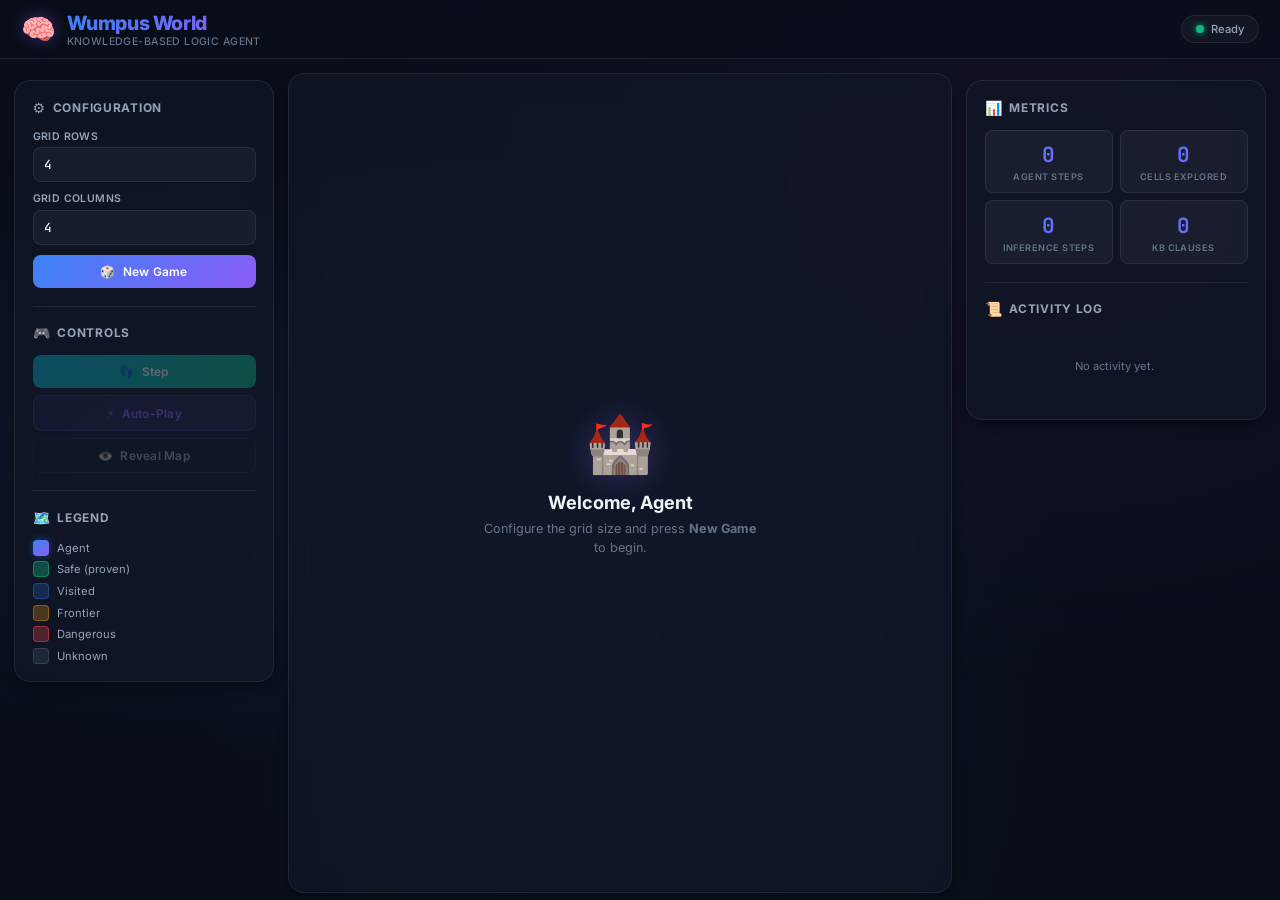
<file: templates/index.html>
<!DOCTYPE html>
<html lang="en">
<head>
    <meta charset="UTF-8">
    <meta name="viewport" content="width=device-width, initial-scale=1.0">
    <meta name="description" content="Dynamic Wumpus World Logic Agent — a Knowledge-Based AI agent using Propositional Logic and Resolution Refutation to navigate hazardous grids.">
    <title>Wumpus World — AI Logic Agent</title>
    <link rel="preconnect" href="https://fonts.googleapis.com">
    <link href="https://fonts.googleapis.com/css2?family=Inter:wght@300;400;500;600;700;800;900&family=JetBrains+Mono:wght@400;500;600&display=swap" rel="stylesheet">
    <link rel="stylesheet" href="/static/css/style.css">
</head>
<body>
    <!-- ========== HEADER ========== -->
    <header id="app-header">
        <div class="header-content">
            <div class="logo">
                <span class="logo-icon">🧠</span>
                <div>
                    <h1>Wumpus World</h1>
                    <p class="subtitle">Knowledge-Based Logic Agent</p>
                </div>
            </div>
            <div class="header-badge">
                <span class="badge-dot"></span>
                <span id="status-text">Ready</span>
            </div>
        </div>
    </header>

    <!-- ========== MAIN LAYOUT ========== -->
    <main id="app-main">
        <!-- LEFT PANEL — Controls -->
        <aside id="panel-controls" class="glass-panel">
            <h2 class="panel-title">
                <span class="panel-icon">⚙️</span> Configuration
            </h2>

            <div class="control-group">
                <label for="input-rows">Grid Rows</label>
                <input type="number" id="input-rows" value="4" min="3" max="10">
            </div>
            <div class="control-group">
                <label for="input-cols">Grid Columns</label>
                <input type="number" id="input-cols" value="4" min="3" max="10">
            </div>

            <button id="btn-new-game" class="btn btn-primary">
                <span>🎲</span> New Game
            </button>

            <hr class="divider">

            <h2 class="panel-title">
                <span class="panel-icon">🎮</span> Controls
            </h2>

            <button id="btn-step" class="btn btn-accent" disabled>
                <span>👣</span> Step
            </button>
            <button id="btn-auto" class="btn btn-secondary" disabled>
                <span>⚡</span> Auto-Play
            </button>
            <button id="btn-reveal" class="btn btn-outline" disabled>
                <span>👁️</span> Reveal Map
            </button>

            <hr class="divider">

            <!-- LEGEND -->
            <h2 class="panel-title">
                <span class="panel-icon">🗺️</span> Legend
            </h2>
            <div class="legend">
                <div class="legend-item"><span class="legend-color legend-agent"></span> Agent</div>
                <div class="legend-item"><span class="legend-color legend-safe"></span> Safe (proven)</div>
                <div class="legend-item"><span class="legend-color legend-visited"></span> Visited</div>
                <div class="legend-item"><span class="legend-color legend-frontier"></span> Frontier</div>
                <div class="legend-item"><span class="legend-color legend-danger"></span> Dangerous</div>
                <div class="legend-item"><span class="legend-color legend-unknown"></span> Unknown</div>
            </div>
        </aside>

        <!-- CENTER — Grid -->
        <section id="panel-grid" class="glass-panel">
            <div id="grid-placeholder">
                <div class="placeholder-content">
                    <span class="placeholder-icon">🏰</span>
                    <h3>Welcome, Agent</h3>
                    <p>Configure the grid size and press <strong>New Game</strong> to begin.</p>
                </div>
            </div>
            <div id="grid-container" style="display:none;"></div>
            <!-- Current percepts bar -->
            <div id="percepts-bar" style="display:none;">
                <span class="percepts-label">Current Percepts:</span>
                <div id="percepts-list"></div>
            </div>
        </section>

        <!-- RIGHT PANEL — Metrics & Log -->
        <aside id="panel-metrics" class="glass-panel">
            <h2 class="panel-title">
                <span class="panel-icon">📊</span> Metrics
            </h2>

            <div class="metrics-grid">
                <div class="metric-card" id="metric-steps">
                    <div class="metric-value" id="val-steps">0</div>
                    <div class="metric-label">Agent Steps</div>
                </div>
                <div class="metric-card" id="metric-explored">
                    <div class="metric-value" id="val-explored">0</div>
                    <div class="metric-label">Cells Explored</div>
                </div>
                <div class="metric-card" id="metric-inferences">
                    <div class="metric-value" id="val-inferences">0</div>
                    <div class="metric-label">Inference Steps</div>
                </div>
                <div class="metric-card" id="metric-kb">
                    <div class="metric-value" id="val-kb">0</div>
                    <div class="metric-label">KB Clauses</div>
                </div>
            </div>

            <hr class="divider">

            <h2 class="panel-title">
                <span class="panel-icon">📜</span> Activity Log
            </h2>
            <div id="log-container">
                <div class="log-empty">No activity yet.</div>
            </div>
        </aside>
    </main>

    <!-- ========== GAME OVER MODAL ========== -->
    <div id="modal-overlay" class="modal-overlay" style="display:none;">
        <div class="modal glass-panel">
            <div id="modal-icon" class="modal-icon">🏆</div>
            <h2 id="modal-title">Game Over</h2>
            <p id="modal-message">The agent has completed its exploration.</p>
            <div class="modal-stats" id="modal-stats"></div>
            <button id="btn-modal-close" class="btn btn-primary">Play Again</button>
        </div>
    </div>

    <script src="/static/js/app.js"></script>
</body>
</html>
</file>
<file: static/css/style.css>
/* ============================================================
   Wumpus World — Premium Dark-Mode UI
   ============================================================ */

/* ---------- CSS Variables ---------- */
:root {
    --bg-primary:    #0a0e1a;
    --bg-secondary:  #111827;
    --bg-card:       rgba(17, 24, 39, 0.65);
    --bg-glass:      rgba(255, 255, 255, 0.04);
    --border-glass:  rgba(255, 255, 255, 0.08);

    --text-primary:   #f1f5f9;
    --text-secondary: #94a3b8;
    --text-muted:     #64748b;

    --accent-blue:    #3b82f6;
    --accent-cyan:    #06b6d4;
    --accent-purple:  #8b5cf6;
    --accent-green:   #10b981;
    --accent-amber:   #f59e0b;
    --accent-red:     #ef4444;
    --accent-pink:    #ec4899;

    --gradient-primary: linear-gradient(135deg, #3b82f6, #8b5cf6);
    --gradient-accent:  linear-gradient(135deg, #06b6d4, #10b981);
    --gradient-danger:  linear-gradient(135deg, #ef4444, #ec4899);
    --gradient-bg:      radial-gradient(ellipse at 20% 50%, rgba(59,130,246,0.08) 0%, transparent 50%),
                        radial-gradient(ellipse at 80% 20%, rgba(139,92,246,0.06) 0%, transparent 50%),
                        radial-gradient(ellipse at 50% 80%, rgba(6,182,212,0.05) 0%, transparent 50%);

    --shadow-sm:   0 1px 2px rgba(0,0,0,0.3);
    --shadow-md:   0 4px 12px rgba(0,0,0,0.4);
    --shadow-lg:   0 8px 32px rgba(0,0,0,0.5);
    --shadow-glow: 0 0 20px rgba(59,130,246,0.15);

    --radius-sm: 8px;
    --radius-md: 12px;
    --radius-lg: 16px;
    --radius-xl: 20px;

    --font-sans: 'Inter', system-ui, -apple-system, sans-serif;
    --font-mono: 'JetBrains Mono', 'Fira Code', monospace;

    --transition: 0.25s cubic-bezier(0.4, 0, 0.2, 1);
}

/* ---------- Reset & Base ---------- */
*, *::before, *::after { box-sizing: border-box; margin: 0; padding: 0; }

html {
    font-size: 14px;
    scroll-behavior: smooth;
}

body {
    font-family: var(--font-sans);
    background: var(--bg-primary);
    color: var(--text-primary);
    min-height: 100vh;
    overflow-x: hidden;
}

body::before {
    content: '';
    position: fixed;
    inset: 0;
    background: var(--gradient-bg);
    pointer-events: none;
    z-index: 0;
}

/* ---------- Glassmorphism Panel ---------- */
.glass-panel {
    background: var(--bg-card);
    backdrop-filter: blur(16px);
    -webkit-backdrop-filter: blur(16px);
    border: 1px solid var(--border-glass);
    border-radius: var(--radius-lg);
    box-shadow: var(--shadow-md);
    position: relative;
    z-index: 1;
}

/* ---------- HEADER ---------- */
#app-header {
    position: sticky;
    top: 0;
    z-index: 100;
    background: rgba(10, 14, 26, 0.85);
    backdrop-filter: blur(12px);
    border-bottom: 1px solid var(--border-glass);
    padding: 0.75rem 1.5rem;
}

.header-content {
    max-width: 1600px;
    margin: 0 auto;
    display: flex;
    align-items: center;
    justify-content: space-between;
}

.logo {
    display: flex;
    align-items: center;
    gap: 0.75rem;
}

.logo-icon {
    font-size: 2rem;
    filter: drop-shadow(0 0 8px rgba(139,92,246,0.4));
}

.logo h1 {
    font-size: 1.4rem;
    font-weight: 800;
    background: var(--gradient-primary);
    -webkit-background-clip: text;
    -webkit-text-fill-color: transparent;
    background-clip: text;
    letter-spacing: -0.02em;
}

.subtitle {
    font-size: 0.75rem;
    color: var(--text-muted);
    font-weight: 500;
    letter-spacing: 0.04em;
    text-transform: uppercase;
}

.header-badge {
    display: flex;
    align-items: center;
    gap: 0.5rem;
    background: var(--bg-glass);
    border: 1px solid var(--border-glass);
    border-radius: 999px;
    padding: 0.4rem 1rem;
    font-size: 0.8rem;
    font-weight: 500;
    color: var(--text-secondary);
}

.badge-dot {
    width: 8px;
    height: 8px;
    border-radius: 50%;
    background: var(--accent-green);
    box-shadow: 0 0 6px var(--accent-green);
    animation: pulse-dot 2s ease-in-out infinite;
}

@keyframes pulse-dot {
    0%, 100% { opacity: 1; transform: scale(1); }
    50%      { opacity: 0.5; transform: scale(0.8); }
}

/* ---------- MAIN LAYOUT ---------- */
#app-main {
    max-width: 1600px;
    margin: 1rem auto;
    padding: 0 1rem;
    display: grid;
    grid-template-columns: 260px 1fr 300px;
    gap: 1rem;
    min-height: calc(100vh - 80px);
    position: relative;
    z-index: 1;
}

/* ---------- PANELS ---------- */
.panel-title {
    font-size: 0.85rem;
    font-weight: 700;
    text-transform: uppercase;
    letter-spacing: 0.06em;
    color: var(--text-secondary);
    margin-bottom: 1rem;
    display: flex;
    align-items: center;
    gap: 0.5rem;
}

.panel-icon { font-size: 1rem; }

.divider {
    border: none;
    border-top: 1px solid var(--border-glass);
    margin: 1.25rem 0;
}

/* ---------- LEFT PANEL (Controls) ---------- */
#panel-controls {
    padding: 1.25rem;
    height: fit-content;
    position: sticky;
    top: 80px;
}

.control-group {
    margin-bottom: 0.75rem;
}

.control-group label {
    display: block;
    font-size: 0.75rem;
    font-weight: 600;
    color: var(--text-secondary);
    margin-bottom: 0.35rem;
    text-transform: uppercase;
    letter-spacing: 0.04em;
}

.control-group input[type="number"] {
    width: 100%;
    padding: 0.55rem 0.75rem;
    background: var(--bg-glass);
    border: 1px solid var(--border-glass);
    border-radius: var(--radius-sm);
    color: var(--text-primary);
    font-family: var(--font-mono);
    font-size: 0.9rem;
    font-weight: 500;
    outline: none;
    transition: var(--transition);
}

.control-group input:focus {
    border-color: var(--accent-blue);
    box-shadow: 0 0 0 3px rgba(59,130,246,0.15);
}

/* ---------- BUTTONS ---------- */
.btn {
    width: 100%;
    display: flex;
    align-items: center;
    justify-content: center;
    gap: 0.5rem;
    padding: 0.65rem 1rem;
    border: none;
    border-radius: var(--radius-sm);
    font-family: var(--font-sans);
    font-size: 0.85rem;
    font-weight: 600;
    cursor: pointer;
    transition: var(--transition);
    margin-bottom: 0.5rem;
    letter-spacing: 0.02em;
}

.btn:disabled {
    opacity: 0.35;
    cursor: not-allowed;
    transform: none !important;
}

.btn:not(:disabled):hover {
    transform: translateY(-1px);
    box-shadow: var(--shadow-lg);
}

.btn:not(:disabled):active {
    transform: translateY(0);
}

.btn-primary {
    background: var(--gradient-primary);
    color: #fff;
}

.btn-accent {
    background: var(--gradient-accent);
    color: #fff;
}

.btn-secondary {
    background: rgba(139, 92, 246, 0.15);
    color: var(--accent-purple);
    border: 1px solid rgba(139, 92, 246, 0.25);
}

.btn-outline {
    background: transparent;
    color: var(--text-secondary);
    border: 1px solid var(--border-glass);
}

.btn-outline:not(:disabled):hover {
    background: var(--bg-glass);
    border-color: var(--text-muted);
}

/* ---------- LEGEND ---------- */
.legend {
    display: flex;
    flex-direction: column;
    gap: 0.4rem;
}

.legend-item {
    display: flex;
    align-items: center;
    gap: 0.6rem;
    font-size: 0.8rem;
    color: var(--text-secondary);
}

.legend-color {
    width: 16px;
    height: 16px;
    border-radius: 4px;
    flex-shrink: 0;
}

.legend-agent    { background: var(--gradient-primary); box-shadow: 0 0 8px rgba(59,130,246,0.4); }
.legend-safe     { background: rgba(16, 185, 129, 0.35); border: 1px solid rgba(16, 185, 129, 0.5); }
.legend-visited  { background: rgba(59, 130, 246, 0.2); border: 1px solid rgba(59, 130, 246, 0.3); }
.legend-frontier { background: rgba(245, 158, 11, 0.25); border: 1px solid rgba(245, 158, 11, 0.4); }
.legend-danger   { background: rgba(239, 68, 68, 0.3); border: 1px solid rgba(239, 68, 68, 0.5); }
.legend-unknown  { background: rgba(100, 116, 139, 0.2); border: 1px solid rgba(100, 116, 139, 0.3); }

/* ---------- CENTER PANEL (Grid) ---------- */
#panel-grid {
    padding: 1.5rem;
    display: flex;
    flex-direction: column;
    align-items: center;
    justify-content: center;
    min-height: 500px;
}

/* Placeholder */
.placeholder-content {
    text-align: center;
    padding: 3rem 1rem;
}

.placeholder-icon {
    font-size: 4rem;
    display: block;
    margin-bottom: 1rem;
    filter: drop-shadow(0 0 16px rgba(139,92,246,0.3));
    animation: float 3s ease-in-out infinite;
}

@keyframes float {
    0%, 100% { transform: translateY(0); }
    50%      { transform: translateY(-10px); }
}

.placeholder-content h3 {
    font-size: 1.3rem;
    font-weight: 700;
    margin-bottom: 0.5rem;
}

.placeholder-content p {
    color: var(--text-muted);
    font-size: 0.9rem;
    max-width: 280px;
    margin: 0 auto;
    line-height: 1.5;
}

/* Grid */
#grid-container {
    display: grid;
    gap: 4px;
    width: 100%;
    max-width: 600px;
    aspect-ratio: 1;
}

.grid-cell {
    position: relative;
    border-radius: var(--radius-sm);
    display: flex;
    flex-direction: column;
    align-items: center;
    justify-content: center;
    font-size: 0.7rem;
    font-weight: 600;
    color: var(--text-muted);
    background: rgba(100, 116, 139, 0.1);
    border: 1px solid rgba(100, 116, 139, 0.15);
    transition: all 0.4s cubic-bezier(0.4, 0, 0.2, 1);
    overflow: hidden;
    cursor: default;
    min-height: 0;
}

.grid-cell .cell-coord {
    font-family: var(--font-mono);
    font-size: 0.6rem;
    color: var(--text-muted);
    opacity: 0.6;
    position: absolute;
    top: 3px;
    left: 5px;
}

.grid-cell .cell-icon {
    font-size: 1.4rem;
    line-height: 1;
    filter: drop-shadow(0 1px 2px rgba(0,0,0,0.3));
}

.grid-cell .cell-percepts {
    font-size: 0.6rem;
    margin-top: 2px;
    display: flex;
    gap: 2px;
}

/* Cell States */
.cell-unknown {
    background: rgba(100, 116, 139, 0.08);
    border-color: rgba(100, 116, 139, 0.15);
}

.cell-safe {
    background: rgba(16, 185, 129, 0.12);
    border-color: rgba(16, 185, 129, 0.25);
}

.cell-visited {
    background: rgba(59, 130, 246, 0.1);
    border-color: rgba(59, 130, 246, 0.2);
}

.cell-frontier {
    background: rgba(245, 158, 11, 0.12);
    border-color: rgba(245, 158, 11, 0.3);
    animation: pulse-frontier 2s ease-in-out infinite;
}

@keyframes pulse-frontier {
    0%, 100% { border-color: rgba(245, 158, 11, 0.3); }
    50%      { border-color: rgba(245, 158, 11, 0.6); }
}

.cell-danger {
    background: rgba(239, 68, 68, 0.15);
    border-color: rgba(239, 68, 68, 0.35);
}

.cell-agent {
    background: linear-gradient(135deg, rgba(59,130,246,0.25), rgba(139,92,246,0.25)) !important;
    border-color: rgba(59,130,246,0.5) !important;
    box-shadow: 0 0 16px rgba(59,130,246,0.2), inset 0 0 16px rgba(59,130,246,0.05);
    animation: agent-glow 2s ease-in-out infinite;
}

@keyframes agent-glow {
    0%, 100% { box-shadow: 0 0 16px rgba(59,130,246,0.2); }
    50%      { box-shadow: 0 0 24px rgba(59,130,246,0.35); }
}

.cell-dead {
    background: rgba(239, 68, 68, 0.25) !important;
    border-color: rgba(239, 68, 68, 0.5) !important;
    animation: shake 0.5s ease-in-out;
}

@keyframes shake {
    0%, 100% { transform: translateX(0); }
    25%      { transform: translateX(-4px); }
    75%      { transform: translateX(4px); }
}

.cell-reveal-pit {
    background: rgba(239, 68, 68, 0.2) !important;
    border-color: rgba(239, 68, 68, 0.4) !important;
}

.cell-reveal-wumpus {
    background: rgba(236, 72, 153, 0.2) !important;
    border-color: rgba(236, 72, 153, 0.4) !important;
}

.cell-reveal-gold {
    background: rgba(245, 158, 11, 0.2) !important;
    border-color: rgba(245, 158, 11, 0.4) !important;
}

/* Percepts Bar */
#percepts-bar {
    width: 100%;
    max-width: 600px;
    margin-top: 1rem;
    padding: 0.75rem 1rem;
    background: var(--bg-glass);
    border: 1px solid var(--border-glass);
    border-radius: var(--radius-sm);
    display: flex;
    align-items: center;
    gap: 0.75rem;
    flex-wrap: wrap;
}

.percepts-label {
    font-size: 0.75rem;
    font-weight: 600;
    color: var(--text-muted);
    text-transform: uppercase;
    letter-spacing: 0.04em;
}

#percepts-list {
    display: flex;
    gap: 0.5rem;
    flex-wrap: wrap;
}

.percept-tag {
    padding: 0.25rem 0.6rem;
    border-radius: 999px;
    font-size: 0.7rem;
    font-weight: 600;
    letter-spacing: 0.02em;
}

.percept-breeze  { background: rgba(6,182,212,0.15); color: var(--accent-cyan); border: 1px solid rgba(6,182,212,0.3); }
.percept-stench  { background: rgba(139,92,246,0.15); color: var(--accent-purple); border: 1px solid rgba(139,92,246,0.3); }
.percept-glitter { background: rgba(245,158,11,0.15); color: var(--accent-amber); border: 1px solid rgba(245,158,11,0.3); }
.percept-none    { background: rgba(100,116,139,0.1); color: var(--text-muted); border: 1px solid rgba(100,116,139,0.2); }

/* ---------- RIGHT PANEL (Metrics) ---------- */
#panel-metrics {
    padding: 1.25rem;
    height: fit-content;
    position: sticky;
    top: 80px;
    max-height: calc(100vh - 100px);
    display: flex;
    flex-direction: column;
}

.metrics-grid {
    display: grid;
    grid-template-columns: 1fr 1fr;
    gap: 0.5rem;
}

.metric-card {
    background: var(--bg-glass);
    border: 1px solid var(--border-glass);
    border-radius: var(--radius-sm);
    padding: 0.75rem;
    text-align: center;
    transition: var(--transition);
}

.metric-card:hover {
    border-color: rgba(59,130,246,0.2);
    background: rgba(59,130,246,0.05);
}

.metric-value {
    font-family: var(--font-mono);
    font-size: 1.5rem;
    font-weight: 700;
    background: var(--gradient-primary);
    -webkit-background-clip: text;
    -webkit-text-fill-color: transparent;
    background-clip: text;
}

.metric-label {
    font-size: 0.65rem;
    font-weight: 600;
    color: var(--text-muted);
    text-transform: uppercase;
    letter-spacing: 0.05em;
    margin-top: 0.2rem;
}

/* ---------- ACTIVITY LOG ---------- */
#log-container {
    flex: 1;
    overflow-y: auto;
    max-height: 360px;
    padding-right: 4px;
}

#log-container::-webkit-scrollbar { width: 4px; }
#log-container::-webkit-scrollbar-track { background: transparent; }
#log-container::-webkit-scrollbar-thumb { background: var(--border-glass); border-radius: 4px; }

.log-empty {
    text-align: center;
    color: var(--text-muted);
    font-size: 0.8rem;
    padding: 2rem 0;
}

.log-entry {
    padding: 0.45rem 0.6rem;
    margin-bottom: 0.3rem;
    border-radius: var(--radius-sm);
    font-size: 0.72rem;
    font-family: var(--font-mono);
    line-height: 1.4;
    color: var(--text-secondary);
    background: var(--bg-glass);
    border-left: 3px solid transparent;
    animation: slide-in 0.3s ease-out;
}

@keyframes slide-in {
    from { opacity: 0; transform: translateX(10px); }
    to   { opacity: 1; transform: translateX(0); }
}

.log-visit   { border-left-color: var(--accent-blue); }
.log-safe    { border-left-color: var(--accent-green); }
.log-danger  { border-left-color: var(--accent-red); }
.log-move    { border-left-color: var(--accent-cyan); }
.log-risk    { border-left-color: var(--accent-amber); }
.log-gold    { border-left-color: var(--accent-amber); }
.log-death   { border-left-color: var(--accent-red); }
.log-stuck   { border-left-color: var(--accent-red); }
.log-done    { border-left-color: var(--accent-purple); }

/* ---------- MODAL ---------- */
.modal-overlay {
    position: fixed;
    inset: 0;
    background: rgba(0, 0, 0, 0.6);
    backdrop-filter: blur(8px);
    z-index: 200;
    display: flex;
    align-items: center;
    justify-content: center;
    animation: fade-in 0.3s ease;
}

@keyframes fade-in {
    from { opacity: 0; }
    to   { opacity: 1; }
}

.modal {
    padding: 2.5rem;
    text-align: center;
    max-width: 400px;
    width: 90%;
    animation: scale-in 0.3s ease;
}

@keyframes scale-in {
    from { opacity: 0; transform: scale(0.9); }
    to   { opacity: 1; transform: scale(1); }
}

.modal-icon {
    font-size: 3.5rem;
    margin-bottom: 1rem;
}

.modal h2 {
    font-size: 1.5rem;
    font-weight: 800;
    margin-bottom: 0.5rem;
}

.modal p {
    color: var(--text-secondary);
    font-size: 0.9rem;
    margin-bottom: 1.5rem;
    line-height: 1.5;
}

.modal-stats {
    display: grid;
    grid-template-columns: 1fr 1fr;
    gap: 0.5rem;
    margin-bottom: 1.5rem;
}

.modal-stat {
    background: var(--bg-glass);
    border: 1px solid var(--border-glass);
    border-radius: var(--radius-sm);
    padding: 0.6rem;
}

.modal-stat .stat-val {
    font-family: var(--font-mono);
    font-size: 1.2rem;
    font-weight: 700;
    color: var(--accent-cyan);
}

.modal-stat .stat-lbl {
    font-size: 0.65rem;
    color: var(--text-muted);
    text-transform: uppercase;
    letter-spacing: 0.04em;
}

.modal .btn { width: auto; padding: 0.65rem 2rem; display: inline-flex; }

/* ---------- RESPONSIVE ---------- */
@media (max-width: 1100px) {
    #app-main {
        grid-template-columns: 1fr;
        gap: 1rem;
    }
    #panel-controls, #panel-metrics {
        position: static;
        max-height: none;
    }
    #panel-controls {
        display: grid;
        grid-template-columns: 1fr 1fr;
        gap: 0.5rem 1rem;
    }
    #panel-controls .panel-title,
    #panel-controls .divider { grid-column: 1 / -1; }
    #panel-controls .legend { grid-column: 1 / -1; display: flex; flex-wrap: wrap; gap: 0.5rem 1rem; }
}
</file>
